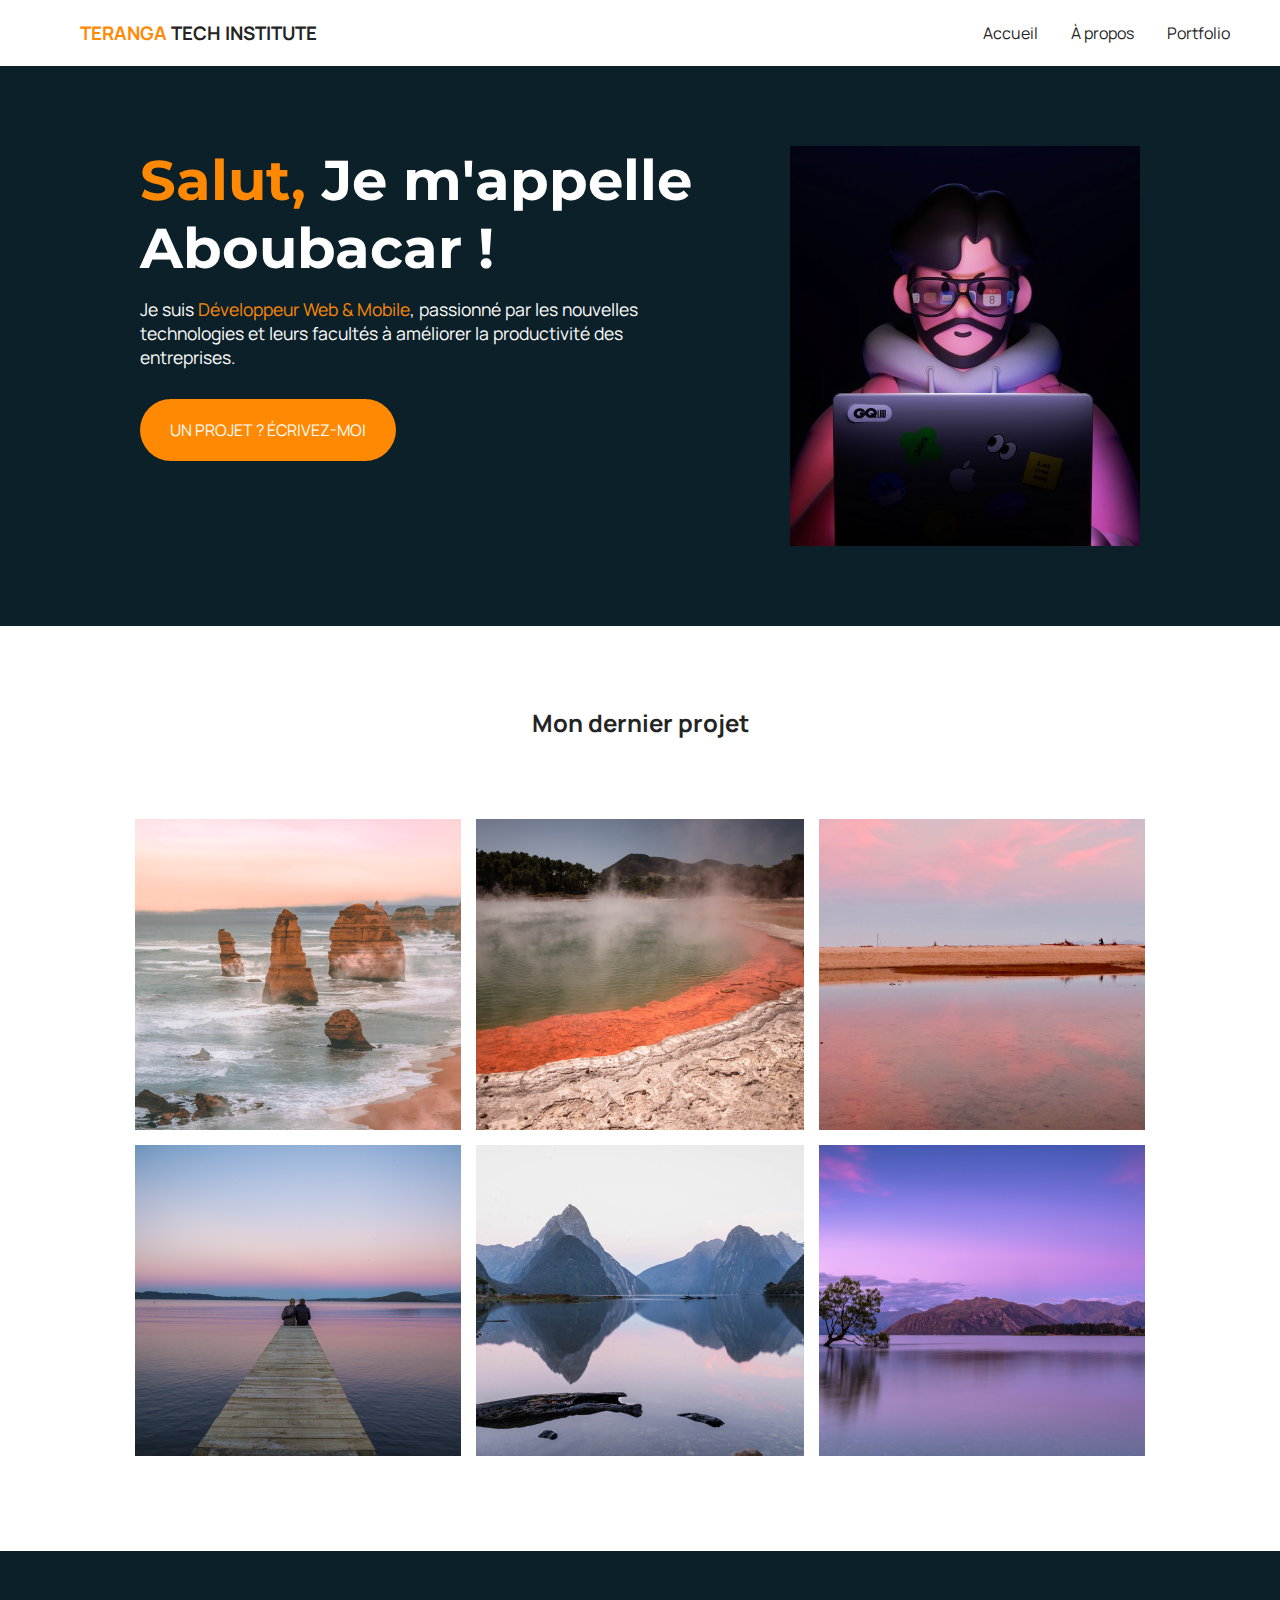
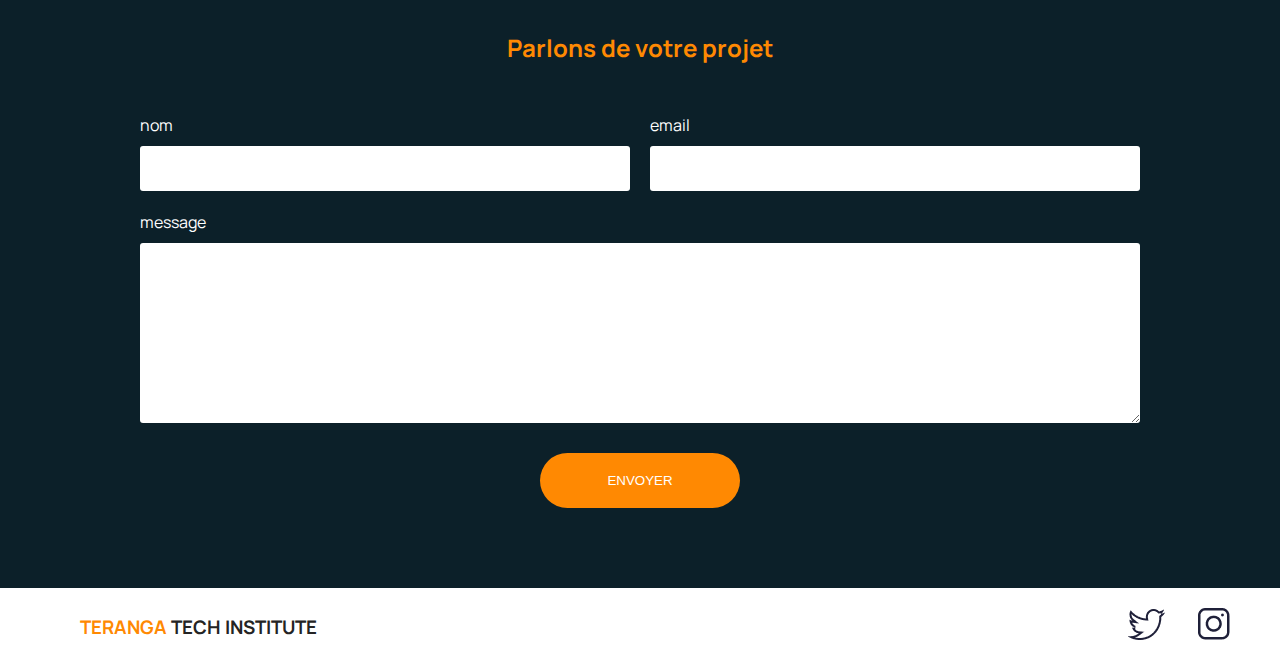
<file: mon site html et css/index.html>
<!DOCTYPE html>
<html lang="fr">

<head>
    <meta charset="utf-8" />
    <title>Accueil - Teranga Tech Institute </title>
    <link href="style/style.css" rel="stylesheet" />
    <link href="style/index.css" rel="stylesheet" />
    <link rel="preconnect" href="https://fonts.googleapis.com">
    <link rel="preconnect" href="https://fonts.gstatic.com" crossorigin>
    <link href="https://fonts.googleapis.com/css2?family=Manrope&family=Montserrat&display=swap" rel="stylesheet">
</head>

<body>
    <header>
        <nav>
            <a href="index.html" class="lien-icone">
                <h3 class="logo"><span>TERANGA</span> TECH INSTITUTE</h3>
            </a>
            <div>
                <a href="index.html">Accueil</a>
                <a href="a-propos.html">À propos</a>
                <a href="portfolio.html">Portfolio</a>
            </div>
        </nav>
    </header>
    <main>
        <section class="accueil-introduction">
            <div>
                <h1 class="nom"><span>Salut,</span> Je m'appelle Aboubacar !</h1>
                <p>
                Je suis <em>Développeur Web & Mobile</em>, passionné par les nouvelles technologies et leurs facultés à améliorer la productivité des entreprises.
                </p>
                <a href="#contact" class="cta">UN PROJET ? ÉCRIVEZ-MOI</a>
            </div>
            <img class="img" src="images/img.jpeg" alt="" />
        </section>
        <section class="accueil-photos">
            <h2>Mon dernier projet</h2>
            <div>
                <img src="images/accueil/element-1.png" alt="Twelve apostles - Australie" />
                <img src="images/accueil/element-2.png" alt="Wai-O-Tapu - Nouvelle-Zélande" />
                <img src="images/accueil/element-3.png" alt="Parc National d’Abel Tasman - Nouvelle-Zélande" />
            </div>
            <div>
                <img src="images/accueil/element-4.png" alt="Lac Rotorua - Nouvelle-Zélande" />
                <img src="images/accueil/element-5.png" alt="Milford Sound - Nouvelle-Zélande" />
                <img src="images/accueil/element-6.png" alt="Lac Wanaka - Nouvelle-Zélande" />
            </div>
        </section>
        <section id="contact" class="section-contact">
            <h2>Parlons de votre projet</h2>
            <form method="get" action="">
                <div class="form-nom-email">
                    <div class="form-column">
                        <label for="nom">nom</label>
                        <input type="text" name="nom" id="nom" />
                    </div>
                    <div class="form-column">
                        <label for="email">email</label>
                        <input type="e-mail" name="email" id="email" />
                    </div>
                </div>
                <label for="message">message</label>
                <textarea name="message" id="message" rows="10"></textarea>
                <input type="submit" value="ENVOYER" class="cta" />
            </form>
        </section>
    </main>
    <footer>
        <a href="index.html" class="lien-icone">
            <h3 class="logo"><span>TERANGA</span> TECH INSTITUTE</h3>
        </a>
        <div>
            <a target="_blank" href="https://twitter.com/" class="lien-icone">
                <img src="images/twitter.png" alt="Logo Twitter" />
            </a>
            <a target="_blank" href="https://www.instagram.com/" class="lien-icone">
                <img src="images/instagram.png" alt="Logo Instagram" />
            </a>
        </div>
    </footer>
</body>

</html>
</file>
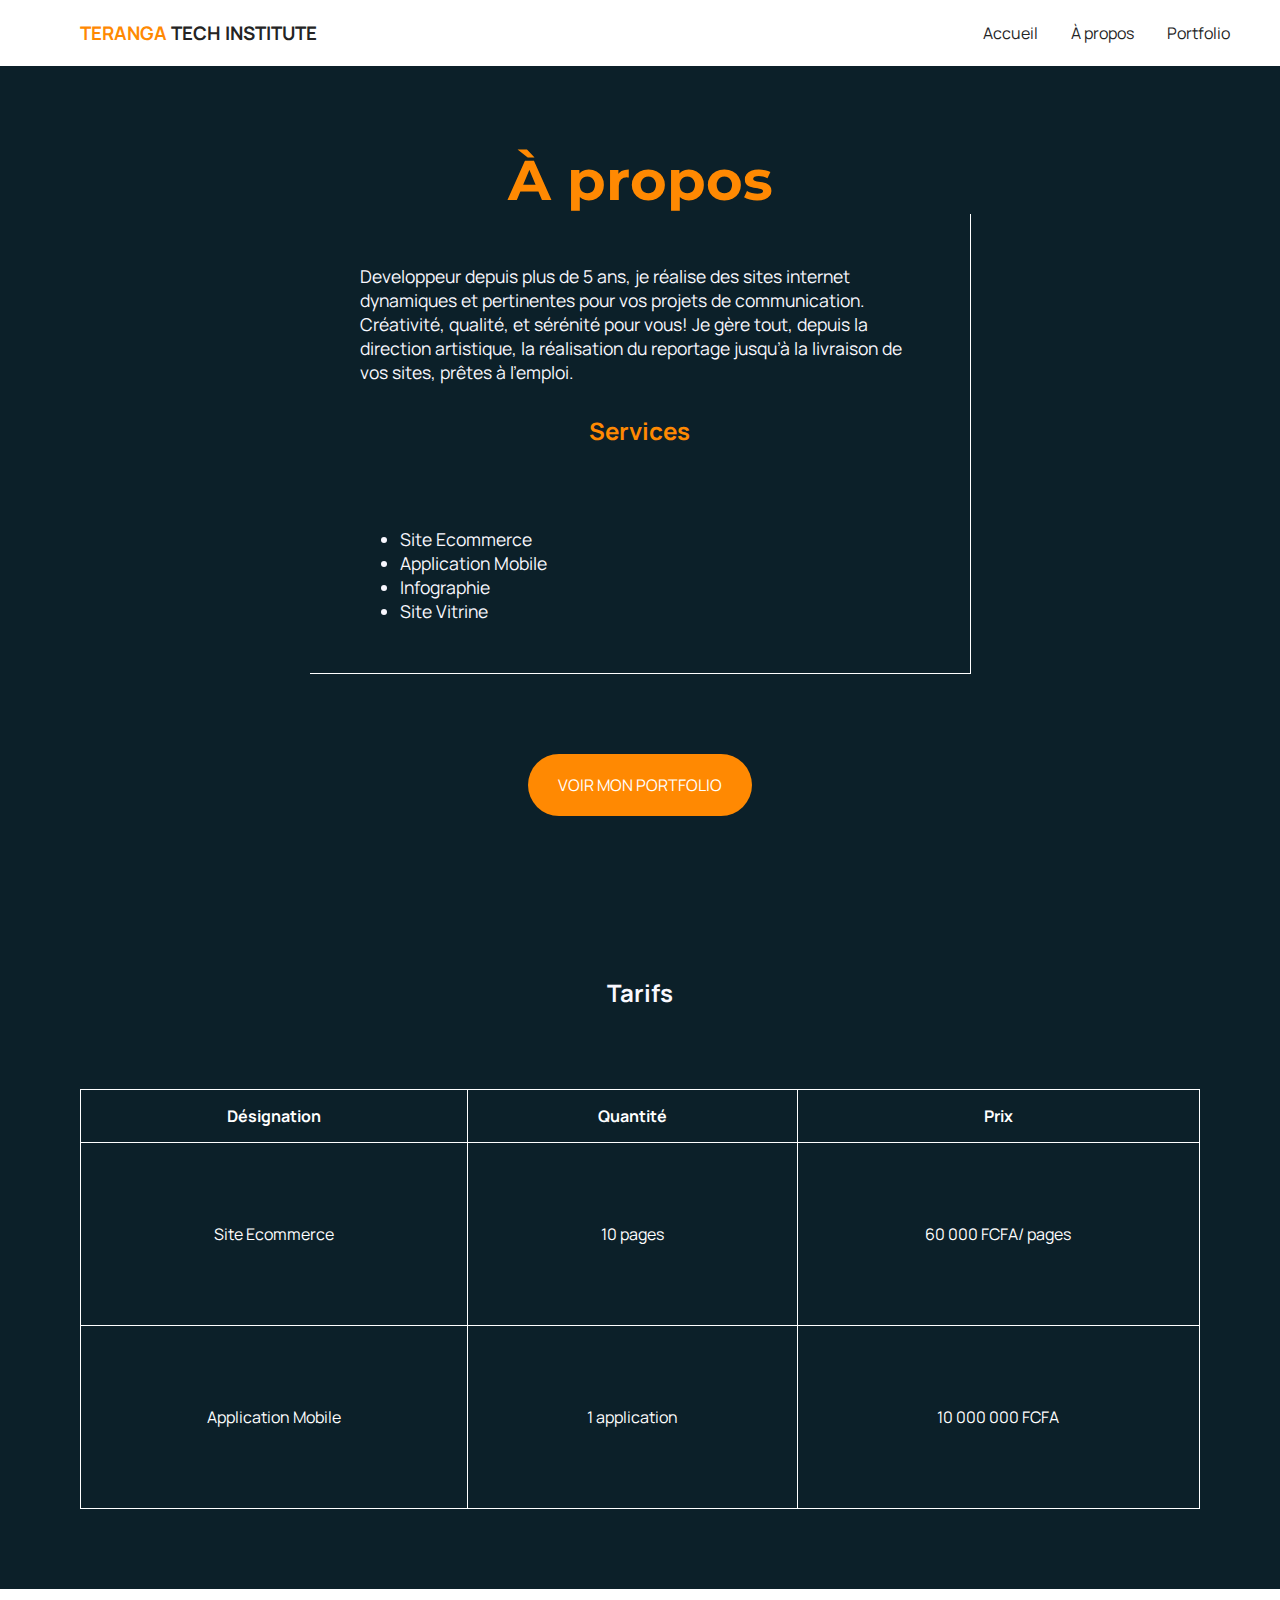
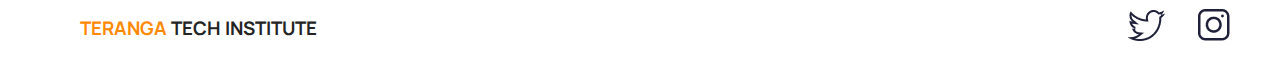
<file: mon site html et css/a-propos.html>
<!DOCTYPE html>
<html>

<head>
    <meta charset="utf-8" />
    <title>À propos - Aboubacar Dev</title>
    <link href="style/style.css" rel="stylesheet" />
    <link href="style/a-propos.css" rel="stylesheet" />
    <link rel="preconnect" href="https://fonts.googleapis.com">
    <link rel="preconnect" href="https://fonts.gstatic.com" crossorigin>
    <link href="https://fonts.googleapis.com/css2?family=Manrope&family=Montserrat&display=swap" rel="stylesheet">
</head>

<body>
    <header>
        <nav>
            <a href="index.html" class="lien-icone">
                <h3 class="logo"><span>TERANGA</span> TECH INSTITUTE</h3>
            </a>
            <div>
                <a href="index.html">Accueil</a>
                <a href="a-propos.html">À propos</a>
                <a href="portfolio.html">Portfolio</a>
            </div>
        </nav>
    </header>
    <main class="a-propos-main">
        <section>
            <h1 class="propos">À propos</h1>
            <div class="carre-contenu">
                <p>
                    Developpeur depuis plus de 5 ans, je réalise des sites internet dynamiques et pertinentes
                    pour
                    vos
                    projets de communication. Créativité, qualité, et sérénité pour vous! Je gère tout, depuis la
                    direction
                    artistique, la réalisation du reportage jusqu’à la livraison de vos sites, prêtes à
                    l’emploi.
                </p>
                <h2 class="services">Services</h2>
                <ul>
                    <li>Site Ecommerce</li>
                    <li>Application Mobile</li>
                    <li>Infographie</li>
                    <li>Site Vitrine</li>
                </ul>
            </div>
            <div>
                <a href="portfolio.html" class="cta">VOIR MON PORTFOLIO</a>
            </div>
        </section>
        <section class="section-tarifs">
            <h2>Tarifs</h2>
            <table>
                <thead>
                    <tr>
                        <th>Désignation</th>
                        <th>Quantité</th>
                        <th>Prix</th>
                    </tr>
                </thead>
                <tbody>
                    <tr>
                        <td>Site Ecommerce</td>
                        <td> 10 pages</td>
                        <td>60 000 FCFA/ pages</td>
                    </tr>
                    <tr>
                        <td> Application Mobile</td>
                        <td>1 application</td>
                        <td>10 000 000 FCFA</td>
                    </tr>
                </tbody>
            </table>
            </h2>

        </section>
    </main>
    <footer>
        <a href="index.html" class="lien-icone">
            <h3 class="logo"><span>TERANGA</span> TECH INSTITUTE</h3>
        </a>
        <div>
            <a target="_blank" href="https://twitter.com/" class="lien-icone">
                <img src="images/twitter.png" alt="Logo Twitter" />
            </a>
            <a target="_blank" href="https://www.instagram.com/" class="lien-icone">
                <img src="images/instagram.png" alt="Logo Instagram" />
            </a>
        </div>
    </footer>
</body>

</html>
</file>
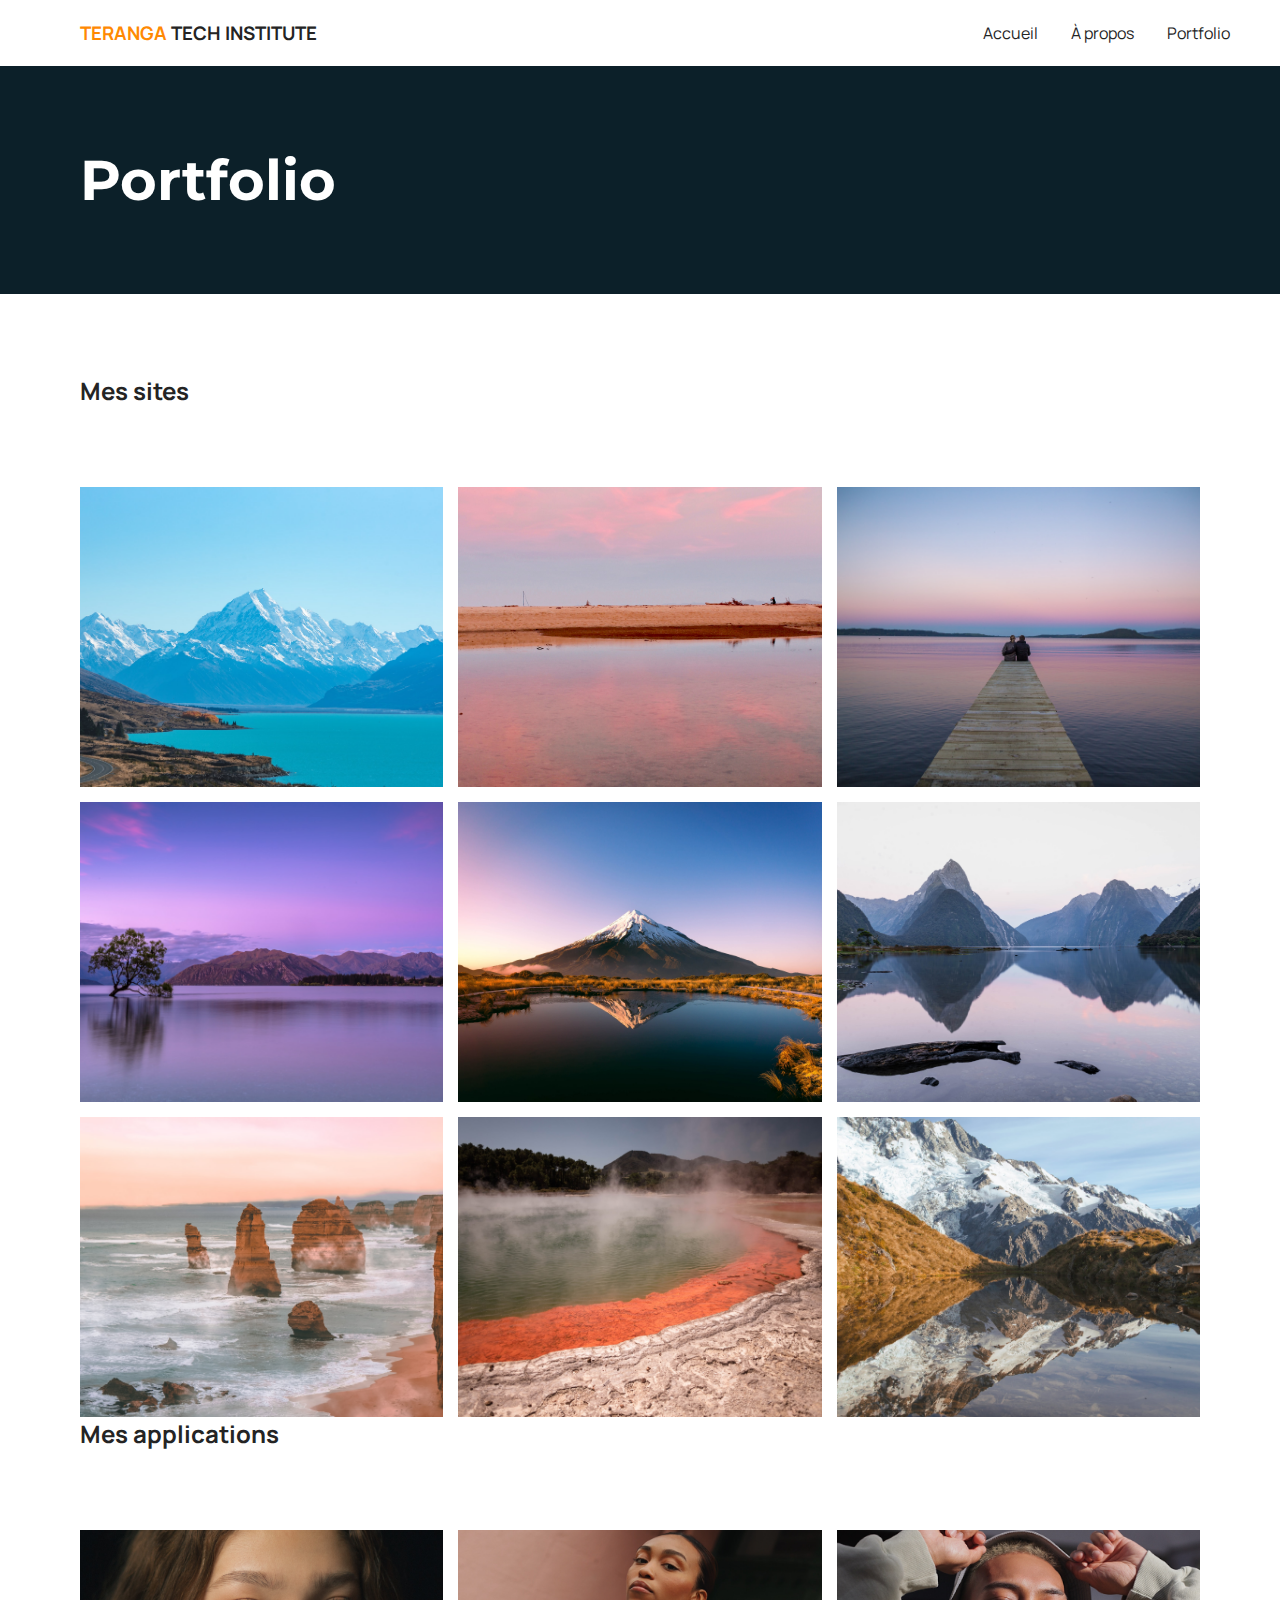
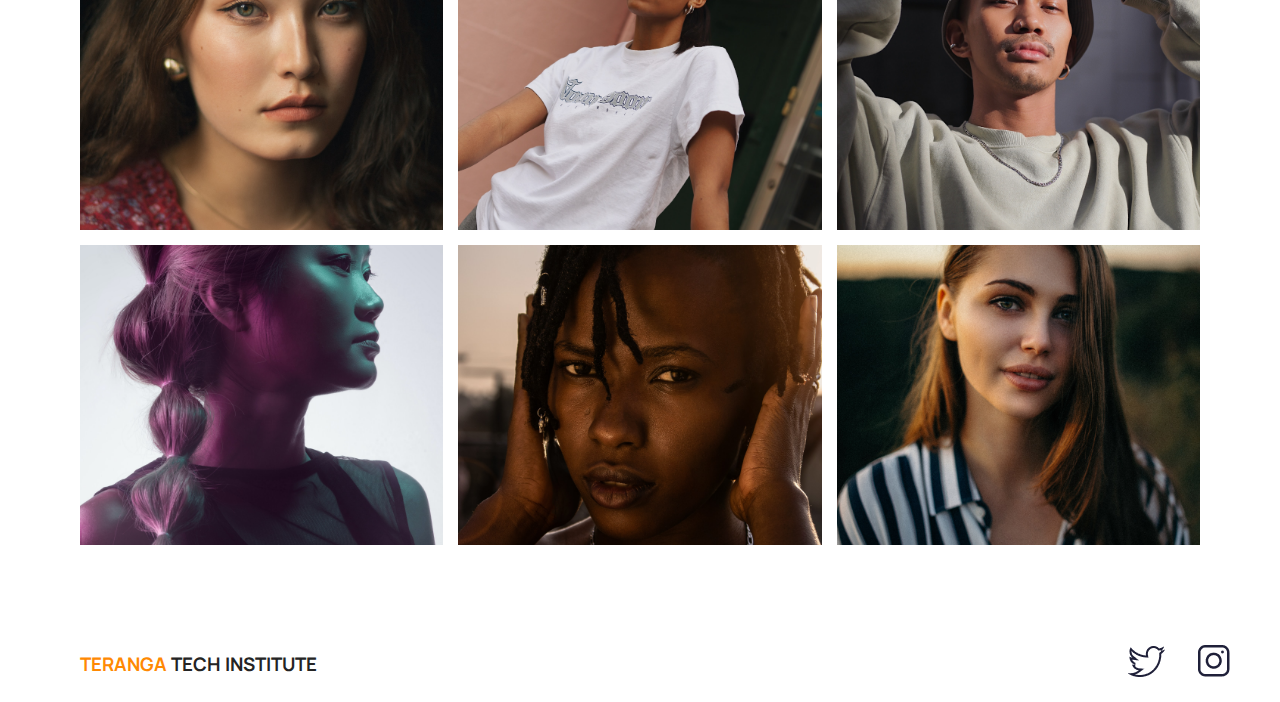
<file: mon site html et css/portfolio.html>
<!DOCTYPE html>
<html>

<head>
    <meta charset="utf-8" />
    <title>Portfolio - Robbie Lens Photographie</title>
    <link href="style/style.css" rel="stylesheet" />
    <link href="style/portfolio.css" rel="stylesheet" />
    <link rel="preconnect" href="https://fonts.googleapis.com">
    <link rel="preconnect" href="https://fonts.gstatic.com" crossorigin>
    <link href="https://fonts.googleapis.com/css2?family=Manrope&family=Montserrat&display=swap" rel="stylesheet">
</head>

<body>
    <header>
        <nav>
            <a href="index.html" class="lien-icone">
                <h3 class="logo"><span>TERANGA</span> TECH INSTITUTE</h3>
            </a>
            <div>
                <a href="index.html">Accueil</a>
                <a href="a-propos.html">À propos</a>
                <a href="portfolio.html">Portfolio</a>
            </div>
        </nav>
    </header>
    <main>
        <section>
            <h1>Portfolio</h1>
        </section>
        <section class="portfolio-section-photos">
            <h2>Mes sites</h2>
            <div class="grid-paysages">
                <a href="images/portfolio/paysage1.jpg" class="lien-conteneur-photo">
                    <img src="images/portfolio/paysage1.jpg" alt="Mont Aoraki - Nouvelle-Zélande" />
                    <div class="photo-hover">Voir la photo</div>
                </a>
                <a href="images/portfolio/paysage2.jpg" class="lien-conteneur-photo">
                    <img src="images/portfolio/paysage2.jpg" alt="Parc National d’Abel Tasman - Nouvelle-Zélande" />
                    <div class="photo-hover">Voir la photo</div>
                </a>
                <a href="images/portfolio/paysage3.jpg" class="lien-conteneur-photo">
                    <img src="images/portfolio/paysage3.jpg" alt="Lac Rotorua - Nouvelle-Zélande" />
                    <div class="photo-hover">Voir la photo</div>
                </a>
                <a href="images/portfolio/paysage4.jpg" class="lien-conteneur-photo">
                    <img src="images/portfolio/paysage4.jpg" alt="Lac Wanaka - Nouvelle-Zélande" />
                    <div class="photo-hover">Voir la photo</div>
                </a>
                <a href="images/portfolio/paysage5.jpg" class="lien-conteneur-photo">
                    <img src="images/portfolio/paysage5.jpg" alt="Mont Taranaki - Nouvelle-Zélande" />
                    <div class="photo-hover">Voir la photo</div>
                </a>
                <a href="images/portfolio/paysage6.jpg" class="lien-conteneur-photo">
                    <img src="images/portfolio/paysage6.jpg" alt="Milford Sound - Nouvelle-Zélande" />
                    <div class="photo-hover">Voir la photo</div>
                </a>
                <a href="images/portfolio/paysage7.jpg" class="lien-conteneur-photo">
                    <img src="images/portfolio/paysage7.jpg" alt="Twelve Apostle - Australie" />
                    <div class="photo-hover">Voir la photo</div>
                </a>
                <a href="images/portfolio/paysage8.jpg" class="lien-conteneur-photo">
                    <img src="images/portfolio/paysage8.jpg" alt="Wai-O-Tapu - Nouvelle-Zélande" />
                    <div class="photo-hover">Voir la photo</div>
                </a>
                <a href="images/portfolio/paysage9.jpg" class="lien-conteneur-photo">
                    <img src="images/portfolio/paysage9.jpg" alt="Mont Cook - Nouvelle Zélande" />
                    <div class="photo-hover">Voir la photo</div>
                </a>
            </div>
            <h2>Mes applications</h2>
            <div class="grid-portraits">
                <a href="images/portfolio/portrait1.jpg" class="lien-conteneur-photo">
                    <img src="images/portfolio/portrait1.jpg" alt="Portrait jeune femme 1" />
                    <div class="photo-hover">Voir la photo</div>
                </a>
                <a href="images/portfolio/portrait2.jpg" class="lien-conteneur-photo">
                    <img src="images/portfolio/portrait2.jpg" alt="Portrait jeune femme 2" />
                    <div class="photo-hover">Voir la photo</div>
                </a>
                <a href="images/portfolio/portrait3.jpg" class="lien-conteneur-photo">
                    <img src="images/portfolio/portrait3.jpg" alt="Portrait jeune homme 3" />
                    <div class="photo-hover">Voir la photo</div>
                </a>
                <a href="images/portfolio/portrait4.jpg" class="lien-conteneur-photo">
                    <img src="images/portfolio/portrait4.jpg" alt="Portrait jeune femme 4" />
                    <div class="photo-hover">Voir la photo</div>
                </a>
                <a href="images/portfolio/portrait5.jpg" class="lien-conteneur-photo">
                    <img src="images/portfolio/portrait5.jpg" alt="Portrait jeune femme 5" />
                    <div class="photo-hover">Voir la photo</div>
                </a>
                <a href="images/portfolio/portrait6.jpg" class="lien-conteneur-photo">
                    <img src="images/portfolio/portrait6.jpg" alt="Portrait jeune femme 6" />
                    <div class="photo-hover">Voir la photo</div>
                </a>

            </div>
        </section>
    </main>
    <footer>
        <a href="index.html" class="lien-icone">
            <h3 class="logo"><span>TERANGA</span> TECH INSTITUTE</h3>
        </a>
        <div>
            <a target="_blank" href="https://twitter.com/" class="lien-icone">
                <img src="images/twitter.png" alt="Logo Twitter" />
            </a>
            <a target="_blank" href="https://www.instagram.com/" class="lien-icone">
                <img src="images/instagram.png" alt="Logo Instagram" />
            </a>
        </div>
    </footer>
</body>

</html>
</file>
<file: mon site html et css/style/style.css>
* {
  margin: 0;
}

body {
  font-family: 'Manrope', sans-serif;
  font-size: 1em;
  background-color: #1f2039;
}

a {
  color: #242424;
  text-decoration: none;
}

em {
  color:white#a5b4fc;
  font-style: normal;
}

h1 {
  font-size: 3.5em;
  color: white;
  font-family: 'Montserrat', sans-serif;
}

h2 {
  color: #f9f8ff;
}

p,
li {
  font-size: 1.1em;
  color: #f9f8ff;
}

header,
footer {
  background-color: white;
  padding: 20px 50px;
}

.cta {
  display: inline-block;
  background: #FF8902;
  color: white;
  border-radius: 50px;
  padding: 20px 30px;
}

a:hover {
  text-decoration: underline;
}

.cta:hover {
  background: white;
  text-decoration: none;
  color:  #0C2029;
}

.lien-icone {
  margin-left: 30px;
}

.lien-icone:hover {
  opacity: 0.5;
}

section {
  padding: 80px;
}

footer,
nav {
  display: flex;
  flex-direction: row;
  align-items: center;
  justify-content: space-between;
}

nav a {
  margin-left: 30px;
}

@media screen and (max-width: 996px) {
  header nav {
    flex-direction: column;
    align-items: center;
    justify-content: center;
  }

  header nav img {
    margin-bottom: 20px;
  }

  header,
  footer {
    padding: 20px 20px;
  }

  h1 {
    font-size: 2em;
  }

  section {
    padding: 50px 20px 50px 20px;
  }

  nav a {
    margin-left: 10px;
    margin-right: 10px;
  }
}
</file>
<file: mon site html et css/style/index.css>
body{ 
  background-color: #0C2029;
}
span{
  color: #FF8902;
}
.nom{
  color: white;
}
p{
  color: white;
}
em{
  color: #FF8902;
}
a {
  text-decoration: none;
}
.accueil-photos {
  background-color: white;
  padding: 80px;
}

.accueil-photos h2 {
  color: #242424;
  text-align: center;
  margin-bottom: 80px;
}

.accueil-photos div {
  display: flex;
  flex-direction: row;
  gap: 15px;
  justify-content: center;
  margin-bottom: 15px;
}

.accueil-introduction {
  display: flex;
  flex-direction: row;
  max-width: 1000px;
  align-items: flex-start;
  margin: auto;
  background: #0C2029;
}

.accueil-introduction h1 {
  margin-bottom: 15px;
}

.accueil-introduction p {
  margin-bottom: 30px;
}

.accueil-introduction div {
  padding-right: 80px;
  
}

.section-contact h2 {
  color: #FF8902;
  text-align: center;
  margin-bottom: 50px;
}

form {
  display: flex;
  flex-direction: column;
  max-width: 1000px;
  margin: auto;
  color: white;
}

.form-nom-email {
  display: flex;
  flex-direction: row;
  gap: 20px;
}

.form-column {
  flex: 1;
  display: flex;
  flex-direction: column;
  margin-bottom: 20px;
}

input,
textarea {
  padding: 15px;
  border-radius: 3px;
  border: none;
}

label {
  margin-bottom: 10px;
}

input[type='submit'] {
  width: 200px;
  margin: auto;
  margin-top: 30px;
}

@media screen and (max-width: 996px) {
  .accueil-introduction {
    flex-direction: column;
    align-items: center;
    justify-content: center;
  }

  .accueil-introduction div {
    padding-right: 0;
    text-align: center;
    order: 2;
  }

  .accueil-introduction img {
    order: 1;
    margin-bottom: 20px;
    width: 100%;
  }

  .accueil-photos {
    padding: 20px;
  }

  .accueil-photos div {
    flex-direction: column;
  }

  .section-contact {
    padding: 50px 20px;
  }

  .form-nom-email {
    flex-direction: column;
    gap: 0;
  }
}
.img{
  height: 400px;
  width: 350px;
}
a:hover {
  text-decoration: none;
}
</file>
<file: mon site html et css/style/a-propos.css>
.carre-contenu {
  border-right: 1px solid white;
  border-bottom: 1px solid white;
  padding: 50px;
  width: 50%;
  margin: auto;
  margin-bottom: 80px;
}

.carre-contenu h2 {
  margin-top: 30px;
}

.carre-contenu ul {
  margin-top: 30px;
}

.carre-contenu + div {
  text-align: center;
}

.a-propos-main {
  margin: auto;
}

table {
  color: white;
  text-align: center;
  width: 100%;
  border-collapse: collapse;
}

td,
th {
  padding: 15px;
  border: 1px solid white;
}

td {
  padding: 80px;
}

h2 {
  margin-bottom: 80px;
}

h1,
h2 {
  text-align: center;
}

@media screen and (max-width: 996px) {
  .section-tarifs {
    display: none;
  }
}
section{
  background:  #0C2029;
}
.propos{
  color: #FF8902;
}
.services{
  color: #FF8902;
}
span{
  color: #FF8902;
}
</file>
<file: mon site html et css/style/portfolio.css>
.portfolio-section-photos {
  background-color: white;
}

.portfolio-section-photos h2 {
  color: #242424;
  margin-bottom: 80px;
}

.grid-paysages {
  display: grid;
  grid-template-columns: 1fr 1fr 1fr;
  grid-template-rows: 300px 300px 300px;
  gap: 15px;
}

.grid-portraits {
  display: grid;
  grid-template-columns: 1fr 1fr 1fr;
  grid-template-rows: 300px 300px;
  gap: 15px;
}

.grid-paysages img,
.grid-portraits img {
  width: 100%;
  height: 100%;
  object-fit: cover;
}

.lien-conteneur-photo {
  position: relative;
}

.photo-hover {
  position: absolute;
  top: 0;
  left: 0;
  right: 0;
  bottom: 0;
  display: flex;
  align-items: center;
  justify-content: center;
  font-size: 1.5em;
  color: white;
  background-color: rgba(0, 0, 0, 0.7);
  display: none;
}

.lien-conteneur-photo:hover .photo-hover {
  display: flex;
}

@media screen and (max-width: 996px) {
  .grid-paysages {
    grid-template-columns: 1fr;
    gap: 15px;
  }

  .grid-portraits {
    grid-template-columns: 1fr;
    gap: 15px;
  }
}
section{
  background: #0C2029;
  color: white;
}
span{
  color: #FF8902;
}
</file>
